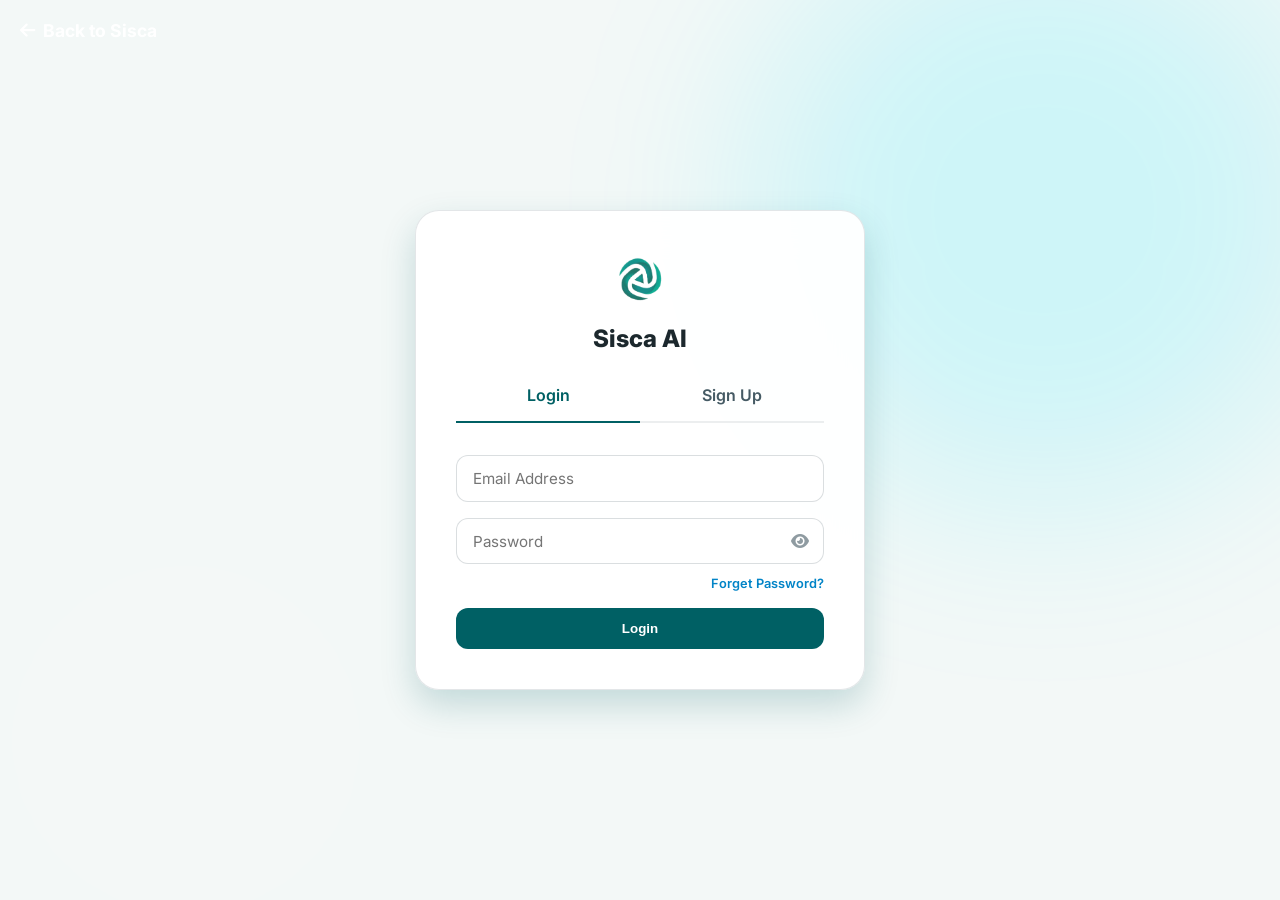
<file: templates/auth.html>
<!DOCTYPE html>
<html lang="en">
<head>
    <meta charset="UTF-8">
    <meta name="viewport" content="width=device-width, initial-scale=1.0">
    <title>Authentication - Sisca AI</title>
    <link rel="icon" type="image/png" href="/static/logo.png">
    <link rel="stylesheet" href="/static/styles.css">
    <link href="https://fonts.googleapis.com/css2?family=Inter:wght@400;500;600;700&display=swap" rel="stylesheet">
    <link rel="stylesheet" href="https://cdnjs.cloudflare.com/ajax/libs/font-awesome/6.0.0/css/all.min.css">    

    <style>
        .auth-page-wrapper {
            display: flex; justify-content: center; align-items: center; height: 100vh;
        }
        .auth-container {
            background: rgba(255, 255, 255, 0.95);
            backdrop-filter: blur(20px);
            border-radius: 1.5rem;
            padding: 2.5rem;
            width: 100%;
            max-width: 450px;
            box-shadow: 0 15px 35px rgba(0, 96, 100, 0.2);
            border: 1px solid var(--glass-border);
        }
        .auth-tabs { display: flex; margin-bottom: 2rem; border-bottom: 2px solid rgba(69, 90, 100, 0.1); }
        .auth-tab { flex: 1; text-align: center; padding: 1rem; cursor: pointer; font-weight: 600; color: var(--theme-secondary); transition: all 0.3s; }
        .auth-tab.active { color: var(--theme-primary); border-bottom: 2px solid var(--theme-primary); margin-bottom: -2px; }
        .auth-form { display: none; }
        .auth-form.active { display: block; animation: fadeIn 0.4s; }
        @keyframes fadeIn { from { opacity: 0; transform: translateY(10px); } to { opacity: 1; transform: translateY(0); } }
        .back-btn { 
            position: absolute; top: 20px; left: 20px; color: white; text-decoration: none; 
            font-weight: bold; font-size: 1.1rem; display: flex; align-items: center; gap: 8px; 
            z-index: 100; transition: transform 0.3s cubic-bezier(0.175, 0.885, 0.32, 1.275); 
        }
        .back-btn:hover { 
            color: white; 
            transform: scale(1.05) translateX(2px); 
        }

    </style>
</head>
<body>
    <div class="background-blur">
        <div class="blob blob-1"></div><div class="blob blob-2"></div>
    </div>
    
    <a href="/" class="back-btn"><i class="fas fa-arrow-left"></i> Back to Sisca</a>

    <div class="auth-page-wrapper">
        <div class="auth-container">
            <div style="text-align: center; margin-bottom: 1rem;">
                <img src="/static/logo.png" width="60" alt="Logo">
                <h2 style="color: var(--text-dark); margin-top: 10px; font-weight: 800;">Sisca AI</h2>
            </div>
            
            <div class="auth-tabs">
                <div class="auth-tab active" id="tabLogin" onclick="switchTab('login')">Login</div>
                <div class="auth-tab" id="tabSignup" onclick="switchTab('signup')">Sign Up</div>
            </div>

           <div id="formLogin" class="auth-form active">
                <input type="email" id="loginEmail" placeholder="Email Address" class="auth-input">
                
                <div class="password-wrapper" style="margin-bottom: 0.5rem;">
                    <input type="password" id="loginPassword" placeholder="Password" class="auth-input" style="margin-bottom: 0;">
                    <i class="fas fa-eye toggle-password" onclick="togglePass('loginPassword', this)"></i>
                </div>
                
             <div style="text-align: right; margin-bottom: 1rem;">
                    <a href="#" onclick="showForgotForm()" style="color: #0284c7; font-size: 0.8rem; font-weight: 600; text-decoration: none; transition: 0.3s;">Forget Password?</a>
                </div>
                
                <button class="modal-submit-btn" onclick="submitLogin()">Login</button>
            </div>

            <div id="formSignup" class="auth-form">
                <div style="display: flex; gap: 10px; margin-bottom: 1rem;">
                    <input type="text" id="signupFirstName" placeholder="First Name" class="auth-input" style="margin-bottom: 0;">
                    <input type="text" id="signupLastName" placeholder="Last Name" class="auth-input" style="margin-bottom: 0;">
                </div>
                <input type="email" id="signupEmail" placeholder="Email Address" class="auth-input">
                <div class="password-wrapper">
                    <input type="password" id="signupPassword" placeholder="Create a Password" class="auth-input" style="margin-bottom: 0;">
                    <i class="fas fa-eye toggle-password" onclick="togglePass('signupPassword', this)"></i>
                </div>
                <p style="font-size: 0.75rem; color: var(--theme-secondary); margin-bottom: 1rem; margin-top: 0.5rem; text-align: center;">
                    Password must have 1 uppercase, 1 lowercase & 1 number.
                </p>
                <div style="display: flex; gap: 10px; margin-bottom: 1rem;">
                    <input type="text" id="signupOTP" placeholder="Enter 6-digit Code" class="auth-input" autocomplete="off" maxlength="6" style="margin-bottom: 0; flex: 1;">
                    <button class="init-btn" id="sendOtpBtn" onclick="requestOTP()" style="margin-top: 0; white-space: nowrap; border-radius: 12px;">Send Code</button>
                </div>
                <button class="modal-submit-btn" onclick="submitSignup()">Sign Up</button>
            </div>
            <div id="formForgot" class="auth-form">
                <h3 style="text-align: center; margin-bottom: 1.5rem; color: var(--text-dark);">Reset Password</h3>
                
                <div style="display: flex; gap: 10px; margin-bottom: 1rem;">
                    <input type="email" id="forgotEmail" placeholder="Enter Email Address" class="auth-input" style="margin-bottom: 0; flex: 1;">
                    <button class="init-btn" id="sendForgotOtpBtn" onclick="requestForgotOTP()" style="margin-top: 0; white-space: nowrap; border-radius: 12px;">Send OTP</button>
                </div>
                
                <input type="text" id="forgotOTP" autocomplete="off" placeholder="Enter 6-digit Code" class="auth-input" maxlength="6">
                
                <div class="password-wrapper" style="margin-bottom: 1rem;">
                    <input type="password" id="forgotNewPassword" placeholder="New Password" class="auth-input" style="margin-bottom: 0;">
                    <i class="fas fa-eye toggle-password" onclick="togglePass('forgotNewPassword', this)"></i>
                </div>
                
                <div class="password-wrapper" style="margin-bottom: 1rem;">
                    <input type="password" id="forgotConfirmPassword" placeholder="Confirm New Password" class="auth-input" style="margin-bottom: 0;">
                    <i class="fas fa-eye toggle-password" onclick="togglePass('forgotConfirmPassword', this)"></i>
                </div>
                
                <button class="modal-submit-btn" onclick="submitResetPassword()">Change Password</button>
                
                <div style="text-align: center; margin-top: 1rem;">
                    <a href="#" onclick="switchTab('login')" style="color: var(--theme-secondary); font-size: 0.85rem; font-weight: 600; text-decoration: none;">&larr; Back to Login</a>
                </div>
            </div>
        </div>
    </div>

    <script>



// ====== CUSTOM NOTIFICATION SYSTEM ======
        function showNotification(message, type = 'info') {
            let container = document.getElementById('toast-container');
            if (!container) {
                container = document.createElement('div');
                container.id = 'toast-container';
                document.body.appendChild(container);
            }

            const toast = document.createElement('div');
            toast.className = `custom-toast ${type}`;
            
            let iconClass = 'fas fa-info-circle';
            if (type === 'success') iconClass = 'fas fa-check-circle';
            if (type === 'error') iconClass = 'fas fa-exclamation-circle';

            // Agar message me emoji ho to usay clean kar dega
            let cleanMessage = message.replace('⚠️ ', '');

            toast.innerHTML = `<i class="${iconClass}"></i> <span>${cleanMessage}</span>`;
            container.appendChild(toast);

            // 4 seconds ke baad slide-out karke remove ho jayega
            setTimeout(() => {
                toast.classList.add('fade-out');
                setTimeout(() => toast.remove(), 300);
            }, 4000);
        }

        // Default browser alert ko Override kar diya
        window.alert = function(msg) {
            let msgStr = String(msg);
            let type = 'info';
            let lowerMsg = msgStr.toLowerCase();
            
            // NAYA LOGIC: Pehle 'Success' check karein taake hamesha Green aaye
            if (lowerMsg.includes('success') || lowerMsg.includes('thank you') || lowerMsg.includes('awesome')) {
                type = 'success';
            } else if (lowerMsg.includes('error') || lowerMsg.includes('failed') || lowerMsg.includes('invalid') || lowerMsg.includes('empty') || lowerMsg.includes('please login') || msgStr.includes('⚠️')) {
                type = 'error';
            }
            
            showNotification(msgStr, type);
        };

        // ========================================

      // Tab Switching Logic (UPDATED)
        function switchTab(tab) {
            document.querySelector('.auth-tabs').style.display = 'flex'; // Tabs wapas show karein
            if(document.getElementById('formForgot')) {
                document.getElementById('formForgot').classList.remove('active'); // Forgot form hide karein
            }
            
            document.getElementById('tabLogin').classList.remove('active');
            document.getElementById('tabSignup').classList.remove('active');
            document.getElementById('formLogin').classList.remove('active');
            document.getElementById('formSignup').classList.remove('active');
            
            if (tab === 'login') {
                document.getElementById('tabLogin').classList.add('active');
                document.getElementById('formLogin').classList.add('active');
            } else {
                document.getElementById('tabSignup').classList.add('active');
                document.getElementById('formSignup').classList.add('active');
            }
        }

        // --- NAYA: Forgot Password Form Show Karne Ka Logic ---
        function showForgotForm() {
            document.querySelector('.auth-tabs').style.display = 'none'; // Tabs chupayen
            document.getElementById('formLogin').classList.remove('active');
            document.getElementById('formSignup').classList.remove('active');
            document.getElementById('formForgot').classList.add('active'); // Forgot form dikhayen
        }

        function togglePass(inputId, icon) {
            const passInput = document.getElementById(inputId);
            passInput.type = passInput.type === 'password' ? 'text' : 'password';
            icon.classList.toggle('fa-eye-slash');
        }

        async function requestOTP() {
            const email = document.getElementById('signupEmail').value;
            const btn = document.getElementById('sendOtpBtn');
            if (!email) return alert("Please enter your email address first!");

            btn.innerText = "Sending...";
            btn.disabled = true;

            try {
                const res = await fetch('/api/send-otp', {
                    method: 'POST', headers: { 'Content-Type': 'application/json' },
                    body: JSON.stringify({ email: email })
                });
                const data = await res.json();

                if (data.error) {
                    alert(data.error); btn.innerText = "Send Code"; btn.disabled = false;
                } else {
                    alert(data.message);
                    let timeLeft = 30;
                    btn.innerText = `Resend in ${timeLeft}s`;
                    const timerId = setInterval(() => {
                        timeLeft--; btn.innerText = `Resend in ${timeLeft}s`;
                        if (timeLeft <= 0) { clearInterval(timerId); btn.innerText = "Resend Code"; btn.disabled = false; }
                    }, 1000);
                }
            } catch (error) { alert("Network error"); btn.innerText = "Send Code"; btn.disabled = false; }
        }

        async function submitSignup() {
            const payload = {
                first_name: document.getElementById('signupFirstName').value,
                last_name: document.getElementById('signupLastName').value,
                email: document.getElementById('signupEmail').value,
                otp: document.getElementById('signupOTP').value,
                password: document.getElementById('signupPassword').value
            };
            
            if(!payload.first_name || !payload.email || !payload.password || !payload.otp) return alert("Fill all fields!");

            const res = await fetch('/api/signup', {
                method: 'POST', headers: { 'Content-Type': 'application/json' }, body: JSON.stringify(payload)
            });
            const data = await res.json();
            
            if(data.error) alert(data.error);
    else {
        alert(data.message);
        switchTab('login');
        
        // --- NAYI LINES: Signup ke saare boxes ko khali (reset) karein ---
        document.getElementById('signupFirstName').value = "";
        document.getElementById('signupLastName').value = "";
        document.getElementById('signupEmail').value = "";
        document.getElementById('signupPassword').value = "";
        document.getElementById('signupOTP').value = "";
        
        document.getElementById('sendOtpBtn').innerText = "Send Code";
        document.getElementById('sendOtpBtn').disabled = false;
    }
}

        async function submitLogin() {
            const email = document.getElementById('loginEmail').value;
            const pass = document.getElementById('loginPassword').value;

            // Submit button ko disable karna taaky user multiple clicks na karay
            const loginBtn = document.querySelector('#formLogin .modal-submit-btn');
            const originalText = loginBtn.innerText;
            loginBtn.innerText = "Verifying...";
            loginBtn.disabled = true;

            if(!email || !pass) {
                alert("Please fill all fields!");
                loginBtn.innerText = originalText;
                loginBtn.disabled = false;
                return;
            }

            try {
                const res = await fetch('/api/login', {
                    method: 'POST',
                    headers: { 'Content-Type': 'application/json' },
                    body: JSON.stringify({ email, password: pass })
                });

                const data = await res.json();
                
                if(data.error) {
                    alert(data.error);
                    loginBtn.innerText = originalText;
                    loginBtn.disabled = false;
                } else {
                    // Success! Data browser mein save karein
                    localStorage.setItem('sisca_user', JSON.stringify({
                        first_name: data.first_name,
                        last_name: data.last_name,
                        email: data.email,
                        gmail_connected: data.gmail_connected // Backend jo token ka status bhejta hai
                    }));
                    
                    // Button ko "Logged In" state dikhayen
                    loginBtn.innerText = "Success! Redirecting...";
                    
                    // Bina kisi delay ke FORAN home page par le jayen!
                    window.location.replace('/'); 
                }
            } catch(e) {
                alert("Network Error!");
                loginBtn.innerText = originalText;
                loginBtn.disabled = false;
            }
        }

        // ====== Open correct tab based on ?mode= in URL ======
        (function () {
            const mode = new URLSearchParams(window.location.search).get('mode');
            if (mode === 'signup') switchTab('signup');
            else switchTab('login');
        })();

        // ==========================================
        // ENTER KEY LOGIC FOR AUTH PAGE
        // ==========================================

        // --- Login Form Enter Logic ---
        document.getElementById('loginEmail').addEventListener('keypress', function(e) {
            if (e.key === 'Enter') { e.preventDefault(); document.getElementById('loginPassword').focus(); }
        });
        document.getElementById('loginPassword').addEventListener('keypress', function(e) {
            if (e.key === 'Enter') { e.preventDefault(); submitLogin(); }
        });

        // --- Signup Form Enter Logic ---
        document.getElementById('signupFirstName').addEventListener('keypress', function(e) {
            if (e.key === 'Enter') { e.preventDefault(); document.getElementById('signupLastName').focus(); }
        });
        document.getElementById('signupLastName').addEventListener('keypress', function(e) {
            if (e.key === 'Enter') { e.preventDefault(); document.getElementById('signupEmail').focus(); }
        });
        document.getElementById('signupEmail').addEventListener('keypress', function(e) {
            if (e.key === 'Enter') { e.preventDefault(); document.getElementById('signupPassword').focus(); }
        });
        document.getElementById('signupPassword').addEventListener('keypress', function(e) {
            if (e.key === 'Enter') { e.preventDefault(); document.getElementById('signupOTP').focus(); }
        });
        document.getElementById('signupOTP').addEventListener('keypress', function(e) {
            if (e.key === 'Enter') { e.preventDefault(); submitSignup(); }
        });
        
// --- NAYA: Forgot Password API Calls ---
        async function requestForgotOTP() {
            const email = document.getElementById('forgotEmail').value;
            const btn = document.getElementById('sendForgotOtpBtn');
            if (!email) return alert("Please enter your email address!");

            btn.innerText = "Sending...";
            btn.disabled = true;

            try {
                const res = await fetch('/api/forgot-otp', {
                    method: 'POST', headers: { 'Content-Type': 'application/json' },
                    body: JSON.stringify({ email: email })
                });
                const data = await res.json();

                if (data.error) {
                    alert(data.error); btn.innerText = "Send OTP"; btn.disabled = false;
                } else {
                    alert(data.message);
                    let timeLeft = 30;
                    btn.innerText = `Resend in ${timeLeft}s`;
                    const timerId = setInterval(() => {
                        timeLeft--; btn.innerText = `Resend in ${timeLeft}s`;
                        if (timeLeft <= 0) { clearInterval(timerId); btn.innerText = "Resend OTP"; btn.disabled = false; }
                    }, 1000);
                }
            } catch (error) { alert("Network error"); btn.innerText = "Send OTP"; btn.disabled = false; }
        }

        async function submitResetPassword() {
            const email = document.getElementById('forgotEmail').value;
            const otp = document.getElementById('forgotOTP').value;
            const newPassword = document.getElementById('forgotNewPassword').value;
            const confirmPassword = document.getElementById('forgotConfirmPassword').value;

            if(!email || !otp || !newPassword || !confirmPassword) return alert("Fill all fields!");
            if(newPassword !== confirmPassword) return alert("Passwords do not match!");

            const res = await fetch('/api/reset-password', {
                method: 'POST', headers: { 'Content-Type': 'application/json' }, 
                body: JSON.stringify({ email, otp, new_password: newPassword })
            });
            const data = await res.json();
            
            if(data.error) alert(data.error);
            else { 
                alert(data.message); 
                switchTab('login'); 
                document.getElementById('forgotOTP').value = '';
                document.getElementById('forgotNewPassword').value = '';
                document.getElementById('forgotConfirmPassword').value = '';
                document.getElementById('sendForgotOtpBtn').innerText = 'Send OTP';
                document.getElementById('sendForgotOtpBtn').disabled = false;
            }
        }

    </script>
</body>
</html>
</file>
<file: static/styles.css>
/* --- Core Styling & Modern Sage Theme (Deep Teal & Slate) --- */
:root {
    --bg-base: #ffffff; /* White background base */
    --theme-primary: #006064; /* Primary Deep Teal */
    --theme-secondary: #455A64; /* Secondary Slate Gray */
    --theme-accent: #00838f; /* Slightly lighter teal for accents */
    --glass-bg: rgba(255, 255, 255, 0.85); /* Clean white glass */
    --glass-border: rgba(69, 90, 100, 0.15); /* Slate border */
    --text-dark: #1c282d; /* Very dark slate for readability */
    --text-light: #ffffff;
    --font-family: 'Inter', sans-serif;
}

* { margin: 0; padding: 0; box-sizing: border-box; }

body {
    font-family: var(--font-family);
    background-color: var(--bg-base);
    height: 100vh;
    overflow: hidden;
    position: relative;
    color: var(--text-dark);
}

/* Light Sage/Slate Bokeh Background for Intelligent Vibe */
/* --- Premium Teal Background --- */
.background-blur {
    position: absolute; top: 0; left: 0; right: 0; bottom: 0;
    z-index: -1; overflow: hidden;
    /* Deep Teal Gradient Background */
    background: #F3F8F7; 
}

/* Background ke andar halki roshni (glowing blobs) taky premium feel aaye */
.blob { position: absolute; border-radius: 50%; filter: blur(90px); }
.blob-1 { width: 600px; height: 600px; background: rgba(0, 229, 255, 0.15); top: -10%; right: -5%; } /* Cyan glow */
.blob-2 { width: 500px; height: 500px; background: rgba(255, 255, 255, 0.1); bottom: -10%; left: -5%; } /* White glow */
.blob-3 { width: 400px; height: 400px; background: rgba(0, 210, 255, 0.15); top: 40%; left: 30%; } /* Light cyan glow */
.blob-4 { width: 300px; height: 300px; background: rgba(255, 255, 255, 0.15); bottom: 20%; right: 15%; }

/* --- Main Website Header --- */

/* --- Dashboard Layout --- */
.dashboard-layout {
    display: grid;
    grid-template-columns: 1.8fr 1.2fr;
    gap: 1.5rem;
    /* Yahan pehli value (top padding) ko 4rem kar diya gaya hai taky upar space ban jaye */
    padding: 1rem 1.5rem 1rem 1.5rem; 
    height: 100vh; 
    max-width: 1600px;
    margin: 0 auto;
}

.left-section { 
    display: flex; 
    flex-direction: column; 
    gap: 1.5rem; 
    height: 100%;  /* Nayi line: Height fix karne ke liye */
    min-height: 0; /* Nayi line: Box ko screen se bahar nikalne se rokne ke liye */
}

.top-panels {
    display: grid;
    grid-template-columns: 1.2fr 1fr 1.3fr;
    gap: 1.5rem;
    flex: none;
}

/* Common Clean White Glass Panel Style (Matches the bottom area) */
.glass-panel {
    /* Opacity ko 0.98 kar diya hai taake ye bilkul pure bright white lagay */
    background: rgba(255, 255, 255, 0.98); 
    backdrop-filter: blur(20px);
    -webkit-backdrop-filter: blur(20px);
    border: 1px solid rgba(255, 255, 255, 1);
    border-radius: 1.5rem;
    box-shadow: 0 5px 20px rgba(0, 0, 0, 0.1), inset 0 0 15px rgba(255, 255, 255, 1);
    position: relative;
    display: flex;
    flex-direction: column;
}

/* Locked Panels Visuals */

/* 1. Media Panel */

/* 2. Controls Panel. */
.controls-panel { 
    padding: 1.2rem 1rem; 
    justify-content: center; 
    /* Isko mukammal transparent karne ke liye overrides */
    background: transparent !important;
    border: none !important;
    box-shadow: none !important;
    backdrop-filter: none !important;
    -webkit-backdrop-filter: none !important;
}

.control-grid { display: grid; grid-template-columns: 1fr 1fr; gap: 1.5rem; text-align: center; }

.control-item { 
    display: flex; 
    flex-direction: column; 
    align-items: center; 
    gap: 0.5rem; 
    font-size: 0.8rem; 
    font-weight: 600; 
    /* Text ko solid white se nikal kar 70% soft white kar diya he */
    color: rgba(255, 255, 255, 0.7); 
    transition: all 0.3s ease;
}

.control-item i { 
    font-size: 1.5rem; 
    color: rgba(255, 255, 255, 0.9); 
}

.control-item:not(.locked-item):hover {
    color: #ffffff;
}
.control-item:not(.locked-item):hover i {
    color: #ffffff;
    transform: scale(1.08); /* Icon thora sa bara (pop) hoga */
}
/* 3. Neural Panel */
.neural-panel { align-items: center; justify-content: center; padding: 1.5rem; gap: 0.7rem; }

.init-btn {
    
    background: var(--theme-primary); 
    border: none; 
    color: var(--text-light); 
    padding: 0.8rem 0.8rem;
    border-radius: 12px; 
    font-weight: 600; 
    font-size: 0.85rem; 
    margin-top: 0.9rem;
    margin-bottom: 0.08rem;
    cursor: pointer; 
    transition: background 0.3s, transform 0.1s;
    text-transform: uppercase; 
    letter-spacing: 1px;
}

.init-btn:hover {
    background: var(--theme-accent); 
    transform: scale(0.98); /* Button ko halka sa chota karega jis se "press" hone ka effect aayega */
}

/* 4. Workspace Panel */
.workspace-panel { 
    flex: 1.2; 
    padding: 1.5rem; 
    min-height: 0;
    height: 100%; /* ADDED to make it full height */
    display: flex; /* ADDED */
    flex-direction: column; /* ADDED */
}

/* --- 5. Chat Section (Right Column) --- */
.chat-section { 
    display: flex; 
    flex-direction: column; 
    overflow: hidden; 
    padding-top: 1rem; 
    min-height: 0; /* Nayi line: Taake sirf andar wale messages scroll hon */
}

/* Tabs */
.chat-tabs { 
    display: flex; 
    justify-content: center; /* Ye line heading ko center karegi */
    gap: 1rem; 
    padding: 0 2rem; 
    margin-bottom: 1rem; 
    border-bottom: 1px solid rgba(69, 90, 100, 0.15); 
    padding-bottom: 0.5rem; 
}
.tab { background: transparent; border: none; font-weight: 600; font-size: 0.85rem; color: var(--text-dark); opacity: 0.5; padding: 0.5rem 1rem; border-radius: 8px; cursor: pointer; display: flex; align-items: center; gap: 5px;}
.tab.active { background: rgba(255,255,255,0.9); opacity: 1; border: 1px solid rgba(255,255,255,0.9); color: var(--theme-primary); }

.chat-messages { flex: 1; overflow-y: auto; padding: 1rem 2rem; display: flex; flex-direction: column; gap: 1.5rem; scroll-behavior: smooth; }

/* Chat Bubbles */
.message { display: flex; gap: 1rem; max-width: 90%; animation: slide-in 0.3s ease-out; }
@keyframes slide-in { from { opacity: 0; transform: translateY(10px); } to { opacity: 1; transform: translateY(0); } }

.message-avatar {
    width: 32px; 
    height: 32px; 
    display: flex; 
    align-items: center; 
    justify-content: center; 
    flex-shrink: 0; 
    margin-top: auto;
    margin-bottom: 0px;
}

.message-avatar img {
    width: 32px; /*Size of Chat Logo*/
    height: 32px;
    object-fit: contain;
}

.message-content { padding: 0.8rem 1.2rem; font-size: 0.95rem; line-height: 1.5; box-shadow: 0 4px 15px rgba(0,0,0,0.02); }

/* Assistant Bubble (Light) */
.assistant-message { align-self: flex-start; }
.assistant-message .message-content { 
    background: rgba(255, 255, 255, 0.9); 
    backdrop-filter: blur(10px); 
    border: 1px solid rgba(69, 90, 100, 0.15); 
    border-radius: 20px 20px 20px 4px; 
    color: var(--text-dark);
}

/* User Bubble (Deep Teal to Slate Gradient) */
.user-message { align-self: flex-end; flex-direction: row-reverse; }
.user-message .message-avatar { display: none; }
.user-message .message-content { 
    background: linear-gradient(135deg, var(--theme-secondary), var(--theme-primary)); 
    color: var(--text-light); 
    border-radius: 20px 20px 4px 20px; 
    border: 1px solid rgba(255,255,255,0.1); 
    box-shadow: 0 4px 15px rgba(0, 96, 100, 0.3); 
}

/* Input Area */
.input-area { 
    padding: 1rem 2rem 0.5rem 2rem; 
    position: relative; 
    border-top: 1px solid rgba(69, 90, 100, 0.15); 
    /* Same matching background */
    background: rgba(255, 255, 255, 0.85); 
    border-radius: 0 0 1.5rem 1.5rem; 
}

#imagePreviewContainer { position: absolute; bottom: 80px; left: 2rem; padding: 0.5rem; background: rgba(255, 255, 255, 0.95); border-radius: 1rem; }
#imagePreview { max-height: 60px; border-radius: 0.5rem; }
#removeImageBtn { position: absolute; top: -8px; right: -8px; background: #ef4444; color: white; border: none; border-radius: 50%; width: 24px; height: 24px; cursor: pointer; }

.input-container-pill {
    display: flex; align-items: center; background: rgba(255, 255, 255, 0.9); backdrop-filter: blur(20px);
    border: 1px solid rgba(255, 255, 255, 0.9); border-radius: 16px; padding: 0.5rem; gap: 0.8rem;
    box-shadow: 0 4px 15px rgba(69, 90, 100, 0.08); margin-bottom: 0.5rem;
}
#messageInput { flex: 1; border: none; background: transparent; outline: none; font-size: 0.95rem; padding-left: 0.5rem; color: var(--text-dark); }
.action-icon { background: transparent; border: none; color: rgba(69, 90, 100, 0.7); font-size: 1.2rem; cursor: pointer; }

/* Mic Glow matching the Sage theme */

.audio-waveform { align-items: center; gap: 3px; height: 18px; opacity: 0.8; }
.audio-waveform span { display: block; width: 3px; height: 100%; background: var(--theme-accent); border-radius: 2px; animation: equalize 1s infinite ease-in-out; }
.send-btn { background: transparent; color: rgba(69, 90, 100, 0.7); border: none; cursor: pointer; font-size: 1.1rem; padding: 0 0.5rem; }
.send-btn:hover { color: var(--theme-primary); }

/* System Stats at bottom right */

/* Typing Dots */
.typing-dots { display: flex; gap: 4px; padding: 4px 0; }
.typing-dots span { width: 6px; height: 6px; background: var(--theme-primary); border-radius: 50%; opacity: 0.6; animation: typing-bounce 1.4s infinite ease-in-out both; }
.typing-dots span:nth-child(1) { animation-delay: -0.32s; }
.typing-dots span:nth-child(2) { animation-delay: -0.16s; }

/* Scrollbar */
/* Scrollbar (Hidden but fully scrollable) */
.chat-messages::-webkit-scrollbar { 
    display: none; /* Chrome, Safari aur Opera k liye hide karega */
}
.chat-messages { 
    -ms-overflow-style: none;  /* IE aur Edge k liye */
    scrollbar-width: none;     /* Firefox k liye */
}

/* Responsive adjustments */
/* --- Mobile Blocker Styling --- */
#mobile-blocker {
    display: none; /* By default hidden rahega */
}

/* Jab screen 1024px se choti hogi (Mobile & Tablet) */
@media (max-width: 1024px) {
    /* Poori website ko hide kar do */
    .dashboard-layout,
.background-blur {
        display: none !important;
    }

    /* Sirf blocker screen dikhao */
    #mobile-blocker {
        display: flex;
        flex-direction: column;
        align-items: center;
        justify-content: center;
        position: fixed;
        top: 0; left: 0;
        width: 100vw; height: 100vh;
        background: linear-gradient(135deg, var(--theme-primary), #00363a);
        color: white;
        text-align: center;
        padding: 2.5rem;
        z-index: 99999;
        font-family: var(--font-family);
    }

    #mobile-blocker h1 {
        font-size: 2.2rem;
        margin-bottom: 1.2rem;
        font-weight: 800;
        letter-spacing: 1px;
    }

    #mobile-blocker p {
        font-size: 1.1rem;
        line-height: 1.6;
        opacity: 0.9;
        max-width: 400px;
    }
}
/* --- Large Mic Button in Grid Box --- */

/* --- Enhanced Organic Energy Core (Fixed for Light Background) --- */

.energy-core-wrapper {
    position: relative;
    width: 105px;
    height: 105px;
    margin-top: -0.3rem;
    margin-bottom: 0.1rem; /* Pehle 1.5rem tha, isko kam kar diya */
    display: flex;
    align-items: center;
    justify-content: center;
}
/* Ab ye shapes light background par proper nazar aayengi */
.core-layer {
    position: absolute;
    border-radius: 40% 60% 70% 30% / 40% 50% 60% 50%;
    animation: organicMorph 6s linear infinite;
    transition: all 0.4s ease;
    opacity: 0.85;
    filter: blur(3px); /* Liquid merge effect */
}

.layer-1 {
    width: 100%; height: 100%;
    background: linear-gradient(135deg, var(--theme-primary), var(--theme-accent));
    animation-duration: 6s;
}

.layer-2 {
    width: 85%; height: 85%;
    background: linear-gradient(135deg, #06beb6, #48b1bf);
    animation-duration: 8s;
    animation-direction: reverse;
    border-radius: 60% 40% 30% 70% / 60% 30% 70% 40%;
}

.layer-3 {
    width: 70%; height: 70%;
    background: linear-gradient(135deg, #00e5ff, var(--theme-accent));
    animation-duration: 5s;
}

/* Darmiyan wala glowing dot (Ab bilkul soft aur natural hoga) */
.core-center {
    position: absolute;
    width: 26px; /* Size thora bara kiya hai taky soft glow theek se nazar aaye */
    height: 26px;
    /* Solid white ki jagah radial-gradient lagaya hai jo kinaroon se transparent ho jata hai */
    background: radial-gradient(circle, #ffffff 15%, rgba(0, 229, 255, 0.8) 50%, transparent 100%);
    border-radius: 50%;
    /* Box shadows ko mazeed soft aur phaila hua banaya hai */
    box-shadow: 
        0 0 12px 4px rgba(255, 255, 255, 0.9), 
        0 0 30px 12px rgba(0, 229, 255, 0.6),
        0 0 50px 20px rgba(0, 96, 100, 0.4);
    animation: coreBeat 2s infinite ease-in-out alternate;
    transition: all 0.3s ease;
    z-index: 5;
    filter: blur(1px); /* Edges ko mazeed soft karne ke liye */
    mix-blend-mode: screen; /* Background waves ke sath naturally mix hone ke liye */
}

/* === ACTIVE STATE: Jab Mic on hoga === */
.energy-core-wrapper.listening .core-layer {
    animation-duration: 2.5s; /* Spinning fast */
    transform: scale(1.2); /* Expand hoga */
    filter: blur(5px) brightness(1.2);
}

.energy-core-wrapper.listening .core-center {
    /* Active hone par roshni mazeed phail jayegi aur glow strong hoga */
    box-shadow: 
        0 0 20px 8px rgba(255, 255, 255, 1), 
        0 0 45px 18px rgba(0, 229, 255, 0.8),
        0 0 70px 30px rgba(0, 96, 100, 0.6);
    animation-duration: 0.5s;
    transform: scale(1.3);
}
/* --- NAYI LINE: Missing Animations Wapas Add Ki Gayi Hain --- */
@keyframes organicMorph {
    0% { transform: rotate(0deg) scale(1); }
    50% { transform: rotate(180deg) scale(1.05); }
    100% { transform: rotate(360deg) scale(1); }
}

@keyframes coreBeat {
    0% { transform: scale(0.9); opacity: 0.8; }
    100% { transform: scale(1.2); opacity: 1; }
}

/* --- Modals / Popups Styling --- */
.modal {
    display: none;
    position: fixed;
    z-index: 1000;
    left: 0;
    top: 0;
    width: 100%;
    height: 100%;
    /* NAYA: Blur hata kar deep dark shadow (overlay) laga diya hai */
    background-color: rgba(15, 25, 30, 0.75); 
    align-items: center;
    justify-content: center;
}

.modal-content {
    background: var(--bg-base);
    padding: 2rem;
    border-radius: 1.5rem;
    width: 90%;
    max-width: 450px;
    box-shadow: 0 20px 40px rgba(0, 96, 100, 0.2);
    position: relative;
    animation: modalSlideIn 0.3s ease-out forwards;
    border: 1px solid var(--glass-border);
}

@keyframes modalSlideIn {
    from { opacity: 0; transform: translateY(20px); }
    to { opacity: 1; transform: translateY(0); }
}

.close-btn {
    position: absolute;
    top: 1rem;
    right: 1.5rem;
    font-size: 1.8rem;
    color: var(--theme-secondary);
    cursor: pointer;
    transition: color 0.2s;
}

.close-btn:hover { color: #ef4444; }

.modal h2 {
    color: var(--theme-primary);
    margin-bottom: 0.5rem;
    font-size: 1.4rem;
}

.modal p {
    color: var(--theme-secondary);
    font-size: 0.9rem;
    margin-bottom: 1.5rem;
}

.modal textarea {
    width: 100%;
    padding: 1rem;
    border: 1px solid rgba(69, 90, 100, 0.2);
    border-radius: 12px;
    font-family: var(--font-family);
    resize: none;
    outline: none;
    margin-bottom: 1rem;
    transition: border-color 0.3s;
}

.modal textarea:focus { border-color: var(--theme-primary); }

.modal-submit-btn {
    background: var(--theme-primary);
    color: white;
    border: none;
    padding: 0.8rem;
    width: 100%;
    border-radius: 12px;
    font-weight: 600;
    cursor: pointer;
    transition: background 0.3s, transform 0.1s;
}

.modal-submit-btn:hover { background: var(--theme-accent); transform: scale(0.98); }

.instructions-list { list-style: none; padding: 0; }
.instructions-list li {
    padding: 1rem 0;
    border-bottom: 1px solid rgba(69, 90, 100, 0.1);
    font-size: 0.9rem;
    color: var(--text-dark);
}
.instructions-list li:last-child { border-bottom: none; }
.instructions-list li i { color: var(--theme-primary); width: 20px; margin-right: 8px; }
.instructions-list li strong { color: var(--theme-primary); }
/* --- Naya Logo Panel --- */

/* --- Right Brand Panel (Centered Logo & Pop-out Effect) --- */
.right-brand-panel {
    /* Same solid bright frosted white */
    background: rgba(255, 255, 255, 0.85);
    display: flex;
    align-items: center;
    justify-content: center;
    text-align: center;
    border: 1px solid rgba(255, 255, 255, 0.9);
    box-shadow: inset 0 0 15px rgba(255, 255, 255, 0.8);
}

.brand-wrapper {
    display: flex;
    flex-direction: column;
    align-items: center;
    gap: 0.5rem; 
    /* Float animation wese hi chalegi */
    animation: gentleFloat 4s ease-in-out infinite;
    /* Pop-out ke liye scale use karenge taake float animation disturb na ho */
    transition: scale 0.4s cubic-bezier(0.175, 0.885, 0.32, 1.275);
}

.brand-logo {
    width: 140px; /* Logo ka size thora bara kiya hai */
    height: 140px;
    object-fit: contain;
    /* 3D Pop-out Shadow */
    filter: drop-shadow(0 15px 25px rgba(0, 96, 100, 0.4)); 
}

.brand-wrapper h2 {
    font-size: 2.8rem;
    color: var(--text-dark); /* Purana dark color */
    font-weight: 800;
    letter-spacing: 2px;
    margin: 0;
    text-shadow: 0 5px 15px rgba(0,0,0,0.1);
}

.brand-wrapper h4 {
    margin: 0; /* Slogan ka extra gap khatam karne ke liye */
    color: var(--theme-secondary); /* Slogan ka color thora professional karne ke liye (optional) */
    font-weight: 500;
}

@keyframes gentleFloat {
    0%, 100% { transform: translateY(0); }
    50% { transform: translateY(-12px); } /* Halka sa upar move karega */
}

/* --- Right Panel Long Content Routing --- */
.right-panel-content {
    display: none;
    opacity: 0;
    width: 100%;
    height: 100%;
    padding: 3.5rem 3rem 2rem 3rem; /* Top padding thori ziada ki hai taky close button se na takraye */
    overflow-y: auto;
    position: absolute;
    top: 0; left: 0;
    color: var(--text-dark);
    font-size: 1.05rem;
    line-height: 1.8;
}

.right-panel-content.show {
    display: block;
    animation: techFadeIn 0.6s cubic-bezier(0.165, 0.84, 0.44, 1) forwards;
}

.right-panel-text {
    white-space: normal;
    line-height: 1.65;
}
.right-panel-text h2, .right-panel-text h3, .right-panel-text h4 {
    color: var(--theme-primary);
    margin: 1.2rem 0 0.4rem;
    line-height: 1.3;
}
.right-panel-text h2 { font-size: 1.5rem; }
.right-panel-text h3 { font-size: 1.25rem; }
.right-panel-text h4 { font-size: 1.15rem; }
.right-panel-text ul { margin: 0.3rem 0 0.3rem 1.2rem; padding: 0; }
.right-panel-text li { margin: 0.3rem 0; }
.rp-gap { height: 0.8rem; }

/* Right Panel Custom Scrollbar */
.right-panel-content::-webkit-scrollbar { width: 6px; }
.right-panel-content::-webkit-scrollbar-track { background: transparent; }
.right-panel-content::-webkit-scrollbar-thumb { background: rgba(0, 96, 100, 0.2); border-radius: 10px; }

/* Close Panel Button */
.close-panel-btn {
    position: absolute;
    top: 1.5rem;
    right: 1.5rem;
    background: rgba(69, 90, 100, 0.1);
    border: none;
    border-radius: 50%;
    width: 35px; height: 35px;
    cursor: pointer;
    color: var(--theme-secondary);
    transition: all 0.3s;
    display: flex; align-items: center; justify-content: center;
    font-size: 1rem;
    z-index: 10;
}
.close-panel-btn:hover {
    background: #ef4444; color: white; transform: rotate(90deg);
}

/* Animations (Holographic Tech Fade) */
.brand-wrapper.hide-tech {
    animation: techFadeOut 0.5s cubic-bezier(0.165, 0.84, 0.44, 1) forwards;
    pointer-events: none;
}

.brand-wrapper.show-tech {
    /* Pehle techFadeIn chalega, aur 0.5 second ke baad wapas gentleFloat shuru ho jayega */
    animation: techFadeIn 0.5s cubic-bezier(0.165, 0.84, 0.44, 1) forwards, gentleFloat 4s ease-in-out 0.5s infinite;
}

@keyframes techFadeOut {
    0% { opacity: 1; filter: blur(0); transform: scale(1); }
    100% { opacity: 0; filter: blur(15px); transform: scale(1.1); visibility: hidden; }
}

@keyframes techFadeIn {
    0% { opacity: 0; filter: blur(15px); transform: translateY(15px); }
    100% { opacity: 1; filter: blur(0); transform: translateY(0); visibility: visible; }
}

/* --- Auth / Profile Panel (Top Left Grid) --- */
.auth-panel {
    align-items: center;
    justify-content: center;
    padding: 1.2rem;
}

/* Half-person Logo (Avatar) */
.auth-profile {
    width: 75px;  
    height: 75px; 
    background: linear-gradient(135deg, rgba(0, 131, 143, 0.1), rgba(0, 96, 100, 0.05));
    border-radius: 50%;
    display: flex;
    align-items: center;
    justify-content: center;
    font-size: 2.3rem; 
    color: var(--theme-primary);
    border: 2px solid rgba(0, 131, 143, 0.2);
    box-shadow: inset 0 0 10px rgba(0, 131, 143, 0.1);
    transition: all 0.3s ease;
    
    /* BUG FIX: Margin ko hamesha same rakhein taake panel ki height shrink/expand na ho */
    margin-top: 0rem !important; 
    margin-bottom: 0.5rem !important; 
}

.auth-text {
    font-size: 0.85rem;
    font-weight: 700;
    color: var(--theme-secondary);
    margin-bottom: 1.2rem;
    letter-spacing: 0.5px;
}

/* Login / Signup Buttons */
.auth-buttons {
    display: flex;
    flex-direction: row;
    gap: 0.6rem;
    width: 100%;
    justify-content: space-between;
    margin-top: auto !important; /* Button ko mukammal bottom par dhakel dega */
}

.auth-btn {
    flex: 1; /* NAYI LINE: Dono buttons ko bilkul barabar (equal) size dega */
    white-space: nowrap; /* NAYI LINE: "Sign Up" ko 2 lines mein tootne se rokega */
    display: flex;
    align-items: center;
    justify-content: center;
    gap: 0.4rem;
    background: rgba(255, 255, 255, 0.6);
    border: 1px solid rgba(69, 90, 100, 0.2);
    color: var(--theme-secondary);
    padding: 0.45rem 0.5rem; /* Slim aur compact padding */
    border-radius: 20px;
    font-size: 0.8rem;
    font-weight: 600;
    cursor: pointer;
    transition: all 0.3s ease;
}

.auth-input {
    width: 100%;
    padding: 0.8rem 1rem;
    border: 1px solid rgba(69, 90, 100, 0.2);
    border-radius: 12px;
    font-family: var(--font-family);
    outline: none;
    margin-bottom: 1rem;
    font-size: 0.95rem;
    transition: border-color 0.3s;
}

.auth-input:focus {
    border-color: var(--theme-primary);
    box-shadow: 0 0 5px rgba(0, 96, 100, 0.2);
}

.auth-btn i {
    font-size: 0.7rem;
    opacity: 0.7;
}

/* Sign Up button ko thora mukhtalif color diya hai */
.auth-btn.signup-btn {
    background: rgba(0, 96, 100, 0.05);
    color: var(--theme-primary);
    border-color: rgba(0, 96, 100, 0.2);
}

/* --- AI Disclaimer Notice --- */
.ai-disclaimer {
    text-align: center;
    font-size: 0.72rem;
    color: var(--theme-secondary);
    opacity: 0.85;
    margin-top: 0.8rem;
    margin-bottom: 0.3;
    font-weight: 500;
    letter-spacing: 0.3px;
}

.ai-disclaimer strong {
    color: var(--theme-primary);
    font-weight: 600;
    opacity: 1;
}

/* --- Soft Drop Shadow for Auth & Neural Grids --- */
.auth-panel, .neural-panel {
    /* Bahar ki taraf ek soft dark shadow aur andar ki taraf white glow */
    box-shadow: 0 15px 35px rgba(0, 0, 0, 0.25), inset 0 0 15px rgba(255, 255, 255, 1) !important;
    transition: box-shadow 0.3s ease; /* Smooth effect ke liye */
}

/* Halka sa hover effect (Optional: agar mouse laane par mazeed pop out karna ho) */
.auth-panel:hover, .neural-panel:hover {
    box-shadow: 0 20px 45px rgba(0, 0, 0, 0.35), inset 0 0 15px rgba(255, 255, 255, 1) !important;
}

/* --- Soft Drop Shadow for Auth, Neural & Chat Grids --- */
.auth-panel, .neural-panel, .workspace-panel {
    /* Bahar ki taraf ek soft dark shadow aur andar ki taraf white glow */
    box-shadow: 0 15px 35px rgba(0, 0, 0, 0.25), inset 0 0 15px rgba(255, 255, 255, 1) !important;
    transition: box-shadow 0.3s ease; /* Smooth effect ke liye */
}

/* Halka sa hover effect */
.auth-panel:hover, .neural-panel:hover, .workspace-panel:hover {
    box-shadow: 0 20px 45px rgba(0, 0, 0, 0.35), inset 0 0 15px rgba(255, 255, 255, 1) !important;
}

/* --- Password Wrapper & Eye Icon --- */
.password-wrapper {
    position: relative;
    width: 100%;
}

.password-wrapper .auth-input {
    padding-right: 40px; /* Text icon ke neechay na jaye */
}

.toggle-password {
    position: absolute;
    right: 15px;
    top: 50%;
    transform: translateY(-50%);
    cursor: pointer;
    color: var(--theme-secondary);
    opacity: 0.6;
    transition: all 0.3s ease;
}

.toggle-password:hover {
    opacity: 1;
    color: var(--theme-primary);
}

/* --- BUTTON ALIGNMENT FIXES --- */
.auth-panel {
    padding: 1.5rem !important;
    display: flex;
    flex-direction: column;
    align-items: center;
}

/* Containers ko bottom mein set karne ke liye */
.auth-panel-actions, .auth-buttons {
    margin-top: auto !important; 
    width: 100%;
    padding-top: 1rem;
}

/* WAPAS PURANI POSITION: Upar aur Neechay (Vertical Stack) */
.auth-panel-actions {
    display: flex;
    flex-direction: column; 
    align-items: center; 
    gap: 0.4rem; 
    width: 100%;
}

/* --- Logout Button Style (Talk with SISCA ke barabar) --- */
#logoutBtn {
    padding: 0.5rem 1.5rem !important; /* Size increased */
    border-radius: 20px;
    font-weight: 600;
    font-size: 0.8rem !important; 
    width: auto !important; /* Content ke hisaab se width lega */
    margin: 0 auto;
    transition: all 0.3s ease;
    cursor: pointer;
    display: flex;
    align-items: center;
    justify-content: center;
    gap: 0.4rem;
    background: transparent;
    color: #ef4444;
    border: 1px solid rgba(239, 68, 68, 0.4);
    box-shadow: none !important;
}

/* --- Logout Button Styles --- */
#logoutBtn:hover {
    background: #ef4444;
    color: white;
    box-shadow: 0 4px 10px rgba(239, 68, 68, 0.3) !important;
}

.auth-btn:hover {
    background: rgba(255, 255, 255, 0.6);
    border-color: var(--theme-primary);
    color: var(--theme-primary);
}

.connected-state {
    pointer-events: none;
    opacity: 0.9;
}

/* =========================================
   CUSTOM TOAST NOTIFICATIONS
   ========================================= */
#toast-container {
    position: fixed;
    top: 25px;
    right: 25px;
    z-index: 999999;
    display: flex;
    flex-direction: column;
    gap: 12px;
}

.custom-toast {
    background: rgba(255, 255, 255, 0.95);
    backdrop-filter: blur(10px);
    -webkit-backdrop-filter: blur(10px);
    border-left: 4px solid var(--theme-primary);
    padding: 1rem 1.2rem;
    border-radius: 10px;
    box-shadow: 0 10px 30px rgba(0, 96, 100, 0.15);
    display: flex;
    align-items: center;
    gap: 12px;
    min-width: 280px;
    max-width: 380px;
    color: var(--text-dark);
    font-size: 0.9rem;
    font-weight: 600;
    transform: translateX(120%);
    animation: slideInToast 0.4s cubic-bezier(0.175, 0.885, 0.32, 1.275) forwards;
    transition: all 0.3s ease;
}

.custom-toast span { line-height: 1.4; }
.custom-toast i { font-size: 1.4rem; flex-shrink: 0; }

/* Themes for different alerts */
.custom-toast.error { border-left-color: #ef4444; }
.custom-toast.error i { color: #ef4444; }

.custom-toast.success { border-left-color: #10b981; }
.custom-toast.success i { color: #10b981; }

.custom-toast.info { border-left-color: #3b82f6; }
.custom-toast.info i { color: #3b82f6; }

.custom-toast.fade-out {
    opacity: 0;
    transform: translateX(120%);
}

@keyframes slideInToast {
    from { transform: translateX(120%); }
    to { transform: translateX(0); }
}

/* =========================================
   TEXT SELECTION / COPY PROTECTION LOGIC
   ========================================= */
/* 1. Global level par poori website ka text select/copy hona band karein */
body {
    -webkit-user-select: none;
    -moz-user-select: none;
    -ms-user-select: none;
    user-select: none;
}

/* 2. Sirf in makhsoos hisson (Chat, Right Panel, Profile Text, aur Inputs) ko copyable banayen */
.chat-messages, 
.right-panel-content, 
.auth-text,
.ai-disclaimer, /* NAYI LINE: Disclaimer ko copyable banane ke liye */
input, 
textarea {
    -webkit-user-select: text;
    -moz-user-select: text;
    -ms-user-select: text;
    user-select: text;
}

/* 3. Ehtiyatan tamaam buttons aur clickable icons ko strictly un-selectable kar dein */
button, 
.init-btn, 
.auth-btn, 
.control-item, 
.tab, 
.close-btn,
.brand-wrapper,
#actualConnectBtn {
    -webkit-user-select: none !important;
    -moz-user-select: none !important;
    -ms-user-select: none !important;
    user-select: none !important;
}

/* =========================================
   AGENT MODE TOGGLE ACTIVE STATE
========================================= */

/* YEH BLOCK ZAROORI HAI: Yeh theek us hole ke peechay Green Color bharega */

/* =========================================
   MODE SELECTOR STYLING (Fast vs Research)
========================================= */
.mode-selector-wrapper {
    position: relative;
    display: flex;
    align-items: center;
    margin-right: 0.5rem;
}

.mode-selector {
    appearance: none;
    -webkit-appearance: none;
    background: transparent; /* Default background transparent kar diya */
    border: 1px solid transparent; /* Default border bhi invisible kar diya */
    border-radius: 15px; 
    padding: 0.25rem 1.0rem 0.25rem 0.5rem; 
    font-size: 0.75rem; 
    font-weight: 600;
    color: var(--text-dark);
    cursor: pointer;
    font-family: var(--font-family);
    transition: all 0.3s ease; /* Hover ko smooth banane ke liye thora time barhaya */
}

.mode-selector:hover {
    background: rgba(240, 242, 245, 0.9); /* Hover par soft background show hoga */
    border: 1px solid rgba(0, 0, 0, 0.05); /* Hover par halka sa border show hoga */
}

.mode-selector:focus {
    outline: none;
    border-color: var(--theme-primary);
    background: rgba(240, 242, 245, 0.9); /* Focus hone par bhi background show hoga */
}

.dropdown-icon {
    position: absolute;
    right: 12px; /* Icon ko thora right edge ki taraf shift kiya */
    font-size: 0.65rem; 
    color: var(--text-dark);
    pointer-events: none; 
    opacity: 0.8;
}
/* =========================================
   MODAL CLOSING ANIMATION (Premium Zoom-Out)
========================================= */
.modal-closing {
    /* Snappy aur smooth exit ke liye timing 0.2s kardi hai */
    animation: modalScaleOut 0.2s cubic-bezier(0.25, 0.46, 0.45, 0.94) forwards !important; 
}

@keyframes modalScaleOut {
    0% { 
        opacity: 1; 
        transform: scale(1); 
    }
    100% { 
        opacity: 0; 
        transform: scale(0.92); /* Halka sa peeche (shrink) hoga */
    }
}

/* =========================================
   LOCKED INPUT PLACEHOLDER STYLING
========================================= */
.locked-input::placeholder {
    font-style: italic !important;
    opacity: 0.8;
}

/* =========================================
   CUSTOM DROPDOWN MENU STYLING
========================================= */
.custom-select-wrapper {
    position: relative;
    user-select: none;
}

.custom-select-btn {
    display: flex;
    align-items: center;
    justify-content: space-between;
    min-width: 90px; /* Width thori increase ki taake 'Research' easily fit ho */
    padding-right: 1.6rem; /* Right side par text aur icon ke darmiyan extra gap add kiya */
}

.custom-select-menu {
    position: absolute;
    bottom: 120%; /* Chat bar ke upar open hoga */
    left: 0;
    width: 120px;
    background: rgba(255, 255, 255, 0.95);
    backdrop-filter: blur(15px);
    -webkit-backdrop-filter: blur(15px);
    border: 1px solid rgba(0, 96, 100, 0.15);
    border-radius: 12px;
    box-shadow: 0 10px 30px rgba(0, 96, 100, 0.15);
    overflow: hidden;
    display: none; /* Default hidden */
    flex-direction: column;
    z-index: 100;
    transform: translateY(10px);
    opacity: 0;
    transition: opacity 0.2s ease, transform 0.2s ease;
}

/* Jab dropdown open ho */
.custom-select-menu.show {
    display: flex;
    transform: translateY(0);
    opacity: 1;
}

.custom-option {
    padding: 0.6rem 1rem;
    font-size: 0.85rem;
    font-weight: 500;
    color: var(--theme-secondary);
    cursor: pointer;
    transition: background 0.2s, color 0.2s;
}

.custom-option:hover {
    background: rgba(0, 96, 100, 0.05);
    color: var(--theme-primary);
}

.custom-option.selected {
    background: rgba(0, 96, 100, 0.08);
    color: var(--theme-primary);
    font-weight: 700;
}

/* =========================================
   VISUALS MODE TOGGLE ACTIVE STATE
========================================= */
.control-item.visuals-active i {
    color: #e0e7e5 !important; 
    position: relative;
    z-index: 2;
}

.control-item.visuals-active i::after {
    content: '';
    position: absolute;
    background-color: #10b981; /* NAYA: Green Color (Matches Connected Button) */
    width: 0.5em; 
    height: 0.5em;
    border-radius: 50%;
    top: 50%;
    right: 0.08em; 
    transform: translateY(-50%);
    z-index: -1;
    box-shadow: 0 0 10px rgba(16, 185, 129, 0.8); /* NAYA: Green Glow Shadow */
}

.control-item.visuals-active span {
    color: #10b981; /* NAYA: Green Text */
    font-weight: 700;


}

/* =========================================
   SIDEBAR & TOGGLE STYLING
========================================= */
.sidebar-toggle-btn {
    position: absolute;
    top: 20px;
    left: 20px;
    z-index: 900;
    background: rgba(255, 255, 255, 0.95);
    border: 1px solid var(--glass-border);
    border-radius: 12px;
    width: 48px;
    height: 48px;
    font-size: 1.4rem;
    color: var(--theme-primary);
    cursor: pointer;
    box-shadow: 0 4px 15px rgba(0,0,0,0.1);
    transition: all 0.3s ease;
    display: flex;
    align-items: center;
    justify-content: center;
}

.sidebar-toggle-btn:hover {
    background: var(--theme-primary);
    color: white;
    transform: scale(1.05);
}

.sidebar {
    position: fixed;
    top: 0;
    left: 0;
    width: var(--left-panel-w);
    height: 100vh;
    z-index: 1000;
    border-radius: 0;
    border: none;
    border-right: 1px solid rgba(0, 96, 100, 0.12);
    box-shadow: 12px 0 40px rgba(0, 96, 100, 0.10);
    padding: 4rem 1.5rem 2rem 1.5rem;
    display: flex;
    flex-direction: column;
    gap: 1.5rem;
    overflow-y: auto;
    background: rgba(255, 255, 255, 0.98);

    /* Closed state: right panel jaisa slide + fade (bounce nahi) */
    opacity: 0;
    transform: translateX(-40px);
    visibility: hidden;
    pointer-events: none;
    transition: transform 0.4s cubic-bezier(0.165, 0.84, 0.44, 1),
                opacity 0.4s cubic-bezier(0.165, 0.84, 0.44, 1),
                visibility 0s linear 0.4s;
}

.sidebar.open {
    opacity: 1;
    transform: translateX(0);
    visibility: visible;
    pointer-events: auto;
    transition-delay: 0s, 0s, 0s;
}

.sidebar-divider {
    border: 0;
    height: 1px;
    background: rgba(69, 90, 100, 0.15);
    margin: 0.5rem 0;
}

.sidebar-section {
    display: flex;
    flex-direction: column;
    align-items: center;
    gap: 1rem;
    width: 100%;
}

.sidebar-section .control-grid .control-item span {
    color: var(--theme-secondary);
}
.sidebar-section .control-grid .control-item i {
    color: var(--theme-primary);
}

/* =========================================
   CENTERED MINIMAL REDESIGN (Let's Noodle Style)
========================================= */

/* Replace dark background with frosted light color */
.solid-light-bg {
    position: fixed;
    top: 0; left: 0; 
    width: 100vw; height: 100vh;
    background: #f2f6f7; /* Matches the color of your old right glass panel */
    z-index: -2;
}

/* Centered Main Layout */
.centered-layout {
    display: flex;
    flex-direction: column;
    align-items: center;
    justify-content: center;
    height: 100vh;
    width: 100vw;
    padding: 2rem;
    box-sizing: border-box;
}

/* Constrained Chat Box Size */
.chat-section-centered {
    width: 100%;
    max-width: 650px; /* Makes the chat box smaller like Let's Noodle */
    display: flex;
    flex-direction: column;
    justify-content: flex-end;
}

.input-area-centered {
    width: 100%;
    position: relative;
}

.shadow-pill {
    background: #ffffff !important;
    border: 1px solid rgba(0, 96, 100, 0.1) !important;
    box-shadow: 0 10px 30px rgba(0, 96, 100, 0.05) !important;
    padding: 0.8rem 1.2rem !important;
    border-radius: 20px !important;
}

/* Chat Messages Scrolling Constraint */
.chat-messages {
    width: 100%;
    max-height: 45vh; /* Prevents messages from pushing the chat box offscreen */
    overflow-y: auto;
    margin-bottom: 2rem;
    display: flex;
    flex-direction: column;
    gap: 1rem;
    padding: 0 1rem;
}

/* Minimal Top Navigation */
.minimal-top-nav {
    position: fixed;
    top: 25px;
    right: 35px;
    display: flex;
    align-items: center;
    gap: 12px;
    z-index: 100;
}

.nav-icon-btn {
    background: #ffffff;
    border: 1px solid rgba(0, 96, 100, 0.1);
    border-radius: 50%;
    width: 42px; height: 42px;
    color: var(--theme-primary);
    cursor: pointer;
    box-shadow: 0 4px 10px rgba(0, 0, 0, 0.03);
    transition: all 0.2s ease;
    display: flex;
    align-items: center;
    justify-content: center;
    font-size: 1.1rem;
}

.nav-icon-btn:hover {
    transform: translateY(-2px);
    box-shadow: 0 6px 15px rgba(0, 96, 100, 0.1);
    background: #fafafa;
}

/* Convert Old Right Panel into a Centered Popup Overlay */
.document-overlay {
    position: fixed;
    top: 50%; left: 50%;
    transform: translate(-50%, -45%) scale(0.95);
    width: 90%; 
    max-width: 900px; 
    height: 80vh;
    background: rgba(255, 255, 255, 0.98);
    backdrop-filter: blur(20px);
    border: 1px solid rgba(0,96,100,0.1);
    border-radius: 20px;
    box-shadow: 0 25px 50px rgba(0,0,0,0.15);
    padding: 3.5rem 3rem;
    overflow-y: auto;
    opacity: 0; 
    pointer-events: none;
    transition: all 0.4s cubic-bezier(0.165, 0.84, 0.44, 1);
    z-index: 500;
}

.document-overlay.show {
    opacity: 1; 
    pointer-events: auto;
    transform: translate(-50%, -50%) scale(1);
}

.minimal-top-nav .auth-btn {
    background: #1e9e89 !important;
    color: #ffffff !important;
    border: none !important;
    padding: 0.6rem 1.4rem !important;
    border-radius: 30px !important;
    font-weight: 700;
    box-shadow: 0 4px 10px rgba(30, 158, 137, 0.3) !important;
    transition: all 0.3s ease;
}

.minimal-top-nav .auth-btn:hover {
    background: #178270 !important;
    transform: translateY(-1px), translateX(-5px);
    box-shadow: 0 6px 15px rgba(30, 158, 137, 0.4) !important;
}


/* ===== Research Side Panel (docked to the right) ===== */
:root { --side-panel-w: min(46vw, 720px); }

.document-overlay.side-panel {
    top: 0; right: 0; left: auto;
    width: var(--side-panel-w);
    max-width: none;
    height: 100vh;
    border-radius: 0;
    border: none;
    border-left: 1px solid rgba(0, 96, 100, 0.12);
    box-shadow: -12px 0 40px rgba(0, 96, 100, 0.10);
    padding: 3.5rem 2rem 2rem;
    transform: translateX(40px);
}
.document-overlay.side-panel.show { transform: translateX(0); }

/* Chat area panel ke saath left me shift ho jaye */
.centered-layout {
    transition: width 0.4s cubic-bezier(0.165, 0.84, 0.44, 1),
                margin-left 0.4s cubic-bezier(0.165, 0.84, 0.44, 1);
}
body:has(.document-overlay.side-panel.show) .centered-layout {
    width: calc(100vw - var(--side-panel-w));
}

@media (max-width: 900px) {
    .document-overlay.side-panel { width: 100vw; }
    body:has(.document-overlay.side-panel.show) .centered-layout { width: 100vw; }
}


/* ===== Left Sidebar: right panel ki tarah docked + chat ko shift karta hai ===== */
:root { --left-panel-w: 320px; }

@media (min-width: 901px) {
    body:has(.sidebar.open) .centered-layout {
        margin-left: var(--left-panel-w);
        width: calc(100vw - var(--left-panel-w));
    }
    /* Dono panels khule hon to right panel thora patla taake chat ke liye jagah bachay */
    body:has(.sidebar.open):has(.document-overlay.side-panel.show) {
        --side-panel-w: min(38vw, 620px);
    }
    body:has(.sidebar.open):has(.document-overlay.side-panel.show) .centered-layout {
        margin-left: var(--left-panel-w);
        width: calc(100vw - var(--left-panel-w) - var(--side-panel-w));
    }
}

@media (max-width: 900px) {
    :root { --left-panel-w: min(320px, 85vw); }
}
</file>
